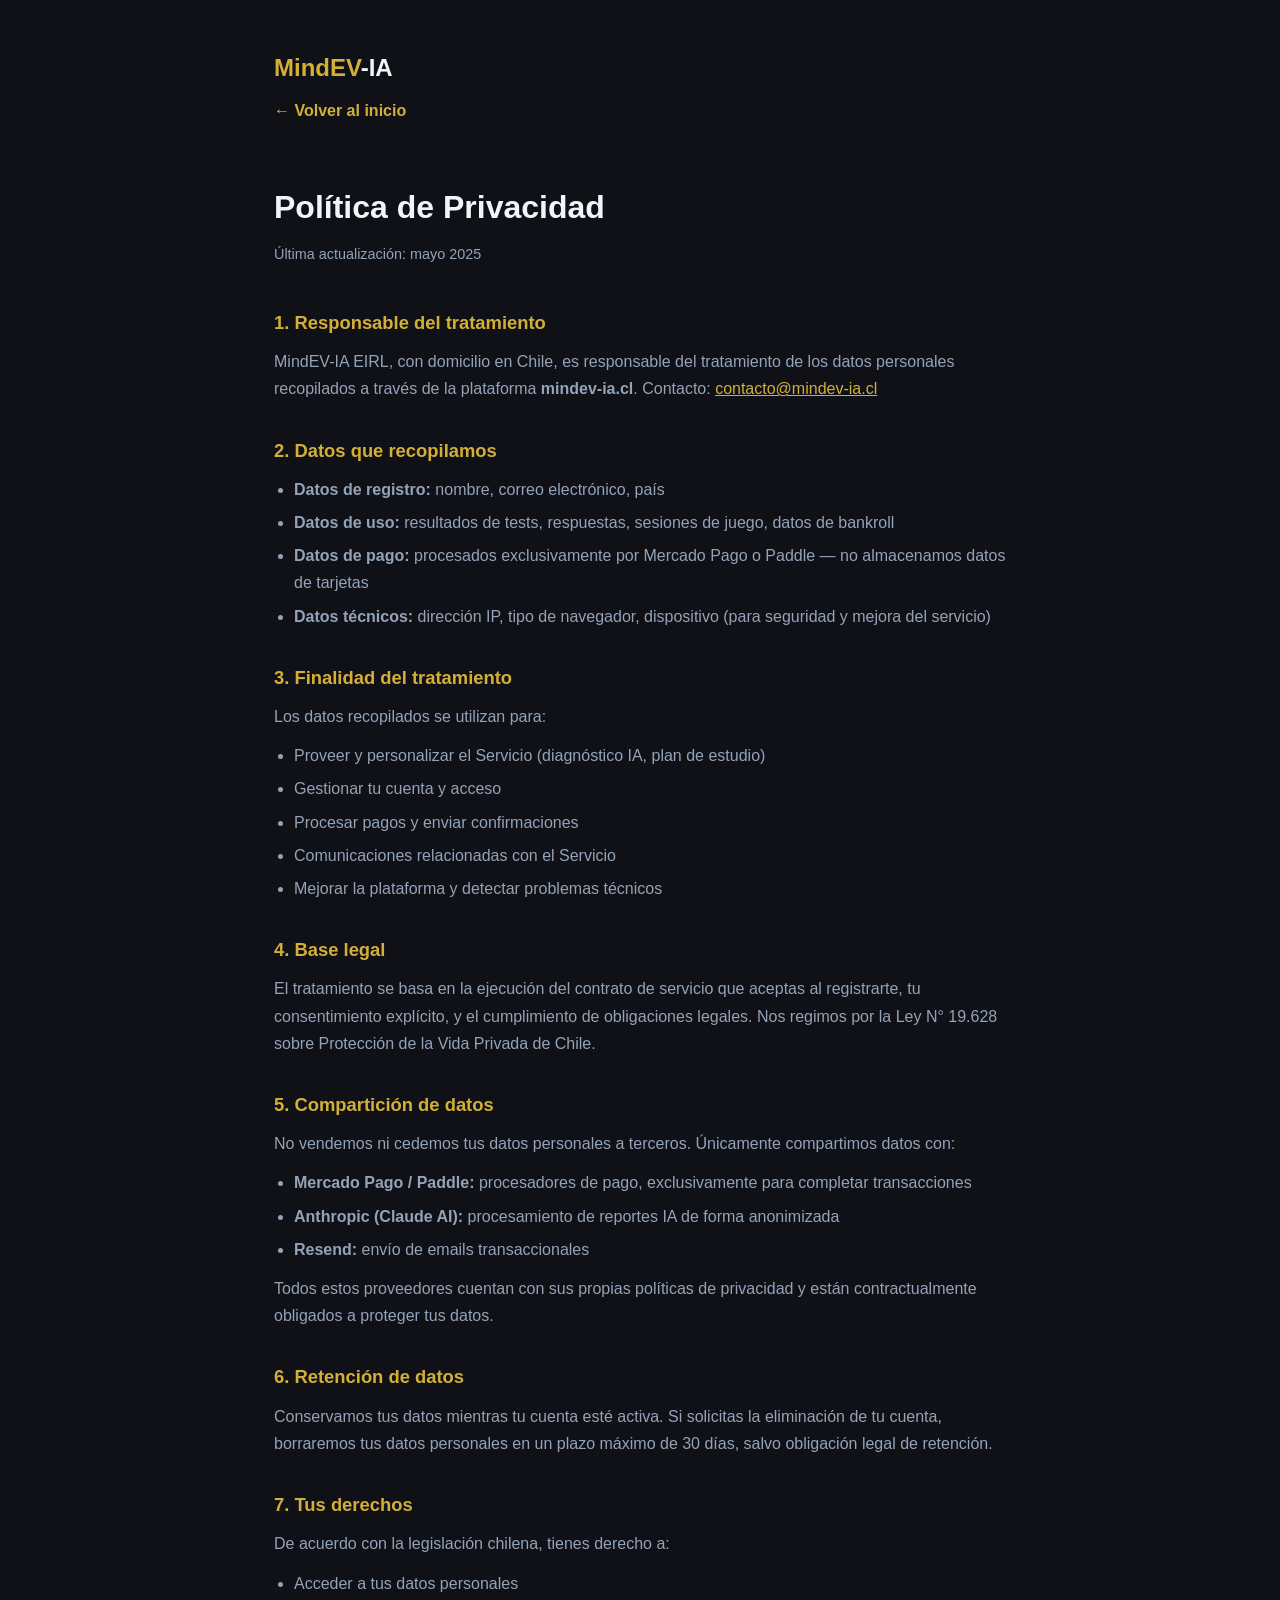
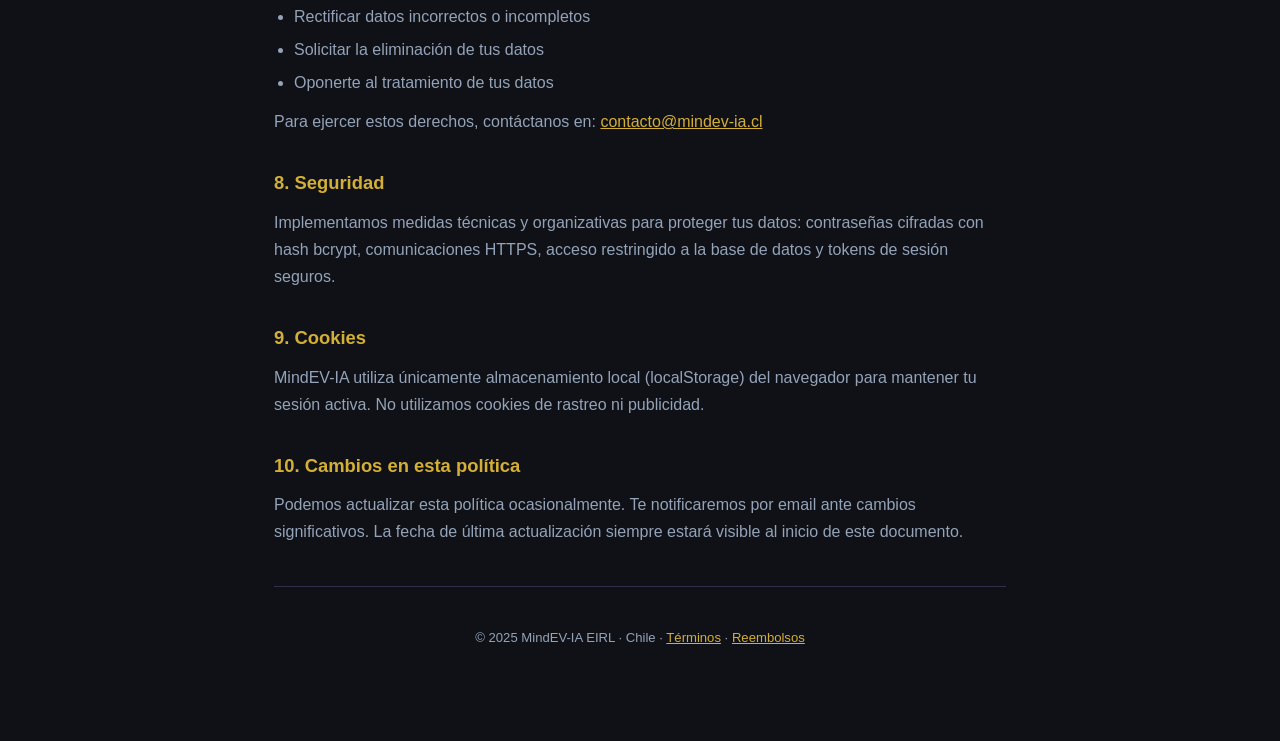
<file: frontend/privacy.html>
<!DOCTYPE html>
<html lang="es">
<head>
  <meta charset="UTF-8" />
  <meta name="viewport" content="width=device-width, initial-scale=1.0" />
  <title>Política de Privacidad – MindEV-IA</title>
  <style>
    :root { --bg:#0f1117; --card:#1a1d27; --accent:#d4af37; --text1:#f1f5f9; --text2:#94a3b8; --border:#2d3149; }
    * { box-sizing:border-box; margin:0; padding:0; }
    body { background:var(--bg); color:var(--text1); font-family:-apple-system,BlinkMacSystemFont,'Segoe UI',sans-serif; line-height:1.7; }
    .wrap { max-width:780px; margin:0 auto; padding:48px 24px 80px; }
    .logo { font-size:1.5rem; font-weight:900; color:var(--accent); margin-bottom:8px; }
    .logo span { color:var(--text1); }
    h1 { font-size:2rem; font-weight:800; margin:24px 0 8px; }
    .date { color:var(--text2); font-size:0.9rem; margin-bottom:40px; }
    h2 { font-size:1.15rem; font-weight:700; color:var(--accent); margin:32px 0 10px; }
    p { color:var(--text2); margin-bottom:12px; }
    ul { color:var(--text2); padding-left:20px; margin-bottom:12px; }
    ul li { margin-bottom:6px; }
    a { color:var(--accent); }
    hr { border:none; border-top:1px solid var(--border); margin:40px 0; }
    .back { display:inline-block; margin-bottom:32px; color:var(--accent); text-decoration:none; font-weight:600; }
    .back:hover { text-decoration:underline; }
  </style>
</head>
<body>
  <div class="wrap">
    <div class="logo">MindEV<span>-IA</span></div>
    <a href="/" class="back">← Volver al inicio</a>
    <h1>Política de Privacidad</h1>
    <p class="date">Última actualización: mayo 2025</p>

    <h2>1. Responsable del tratamiento</h2>
    <p>MindEV-IA EIRL, con domicilio en Chile, es responsable del tratamiento de los datos personales recopilados a través de la plataforma <strong>mindev-ia.cl</strong>. Contacto: <a href="mailto:contacto@mindev-ia.cl">contacto@mindev-ia.cl</a></p>

    <h2>2. Datos que recopilamos</h2>
    <ul>
      <li><strong>Datos de registro:</strong> nombre, correo electrónico, país</li>
      <li><strong>Datos de uso:</strong> resultados de tests, respuestas, sesiones de juego, datos de bankroll</li>
      <li><strong>Datos de pago:</strong> procesados exclusivamente por Mercado Pago o Paddle — no almacenamos datos de tarjetas</li>
      <li><strong>Datos técnicos:</strong> dirección IP, tipo de navegador, dispositivo (para seguridad y mejora del servicio)</li>
    </ul>

    <h2>3. Finalidad del tratamiento</h2>
    <p>Los datos recopilados se utilizan para:</p>
    <ul>
      <li>Proveer y personalizar el Servicio (diagnóstico IA, plan de estudio)</li>
      <li>Gestionar tu cuenta y acceso</li>
      <li>Procesar pagos y enviar confirmaciones</li>
      <li>Comunicaciones relacionadas con el Servicio</li>
      <li>Mejorar la plataforma y detectar problemas técnicos</li>
    </ul>

    <h2>4. Base legal</h2>
    <p>El tratamiento se basa en la ejecución del contrato de servicio que aceptas al registrarte, tu consentimiento explícito, y el cumplimiento de obligaciones legales. Nos regimos por la Ley N° 19.628 sobre Protección de la Vida Privada de Chile.</p>

    <h2>5. Compartición de datos</h2>
    <p>No vendemos ni cedemos tus datos personales a terceros. Únicamente compartimos datos con:</p>
    <ul>
      <li><strong>Mercado Pago / Paddle:</strong> procesadores de pago, exclusivamente para completar transacciones</li>
      <li><strong>Anthropic (Claude AI):</strong> procesamiento de reportes IA de forma anonimizada</li>
      <li><strong>Resend:</strong> envío de emails transaccionales</li>
    </ul>
    <p>Todos estos proveedores cuentan con sus propias políticas de privacidad y están contractualmente obligados a proteger tus datos.</p>

    <h2>6. Retención de datos</h2>
    <p>Conservamos tus datos mientras tu cuenta esté activa. Si solicitas la eliminación de tu cuenta, borraremos tus datos personales en un plazo máximo de 30 días, salvo obligación legal de retención.</p>

    <h2>7. Tus derechos</h2>
    <p>De acuerdo con la legislación chilena, tienes derecho a:</p>
    <ul>
      <li>Acceder a tus datos personales</li>
      <li>Rectificar datos incorrectos o incompletos</li>
      <li>Solicitar la eliminación de tus datos</li>
      <li>Oponerte al tratamiento de tus datos</li>
    </ul>
    <p>Para ejercer estos derechos, contáctanos en: <a href="mailto:contacto@mindev-ia.cl">contacto@mindev-ia.cl</a></p>

    <h2>8. Seguridad</h2>
    <p>Implementamos medidas técnicas y organizativas para proteger tus datos: contraseñas cifradas con hash bcrypt, comunicaciones HTTPS, acceso restringido a la base de datos y tokens de sesión seguros.</p>

    <h2>9. Cookies</h2>
    <p>MindEV-IA utiliza únicamente almacenamiento local (localStorage) del navegador para mantener tu sesión activa. No utilizamos cookies de rastreo ni publicidad.</p>

    <h2>10. Cambios en esta política</h2>
    <p>Podemos actualizar esta política ocasionalmente. Te notificaremos por email ante cambios significativos. La fecha de última actualización siempre estará visible al inicio de este documento.</p>

    <hr>
    <p style="font-size:0.82rem;color:var(--text2);text-align:center">© 2025 MindEV-IA EIRL · Chile · <a href="/terms">Términos</a> · <a href="/refund">Reembolsos</a></p>
  </div>
</body>
</html>
</file>
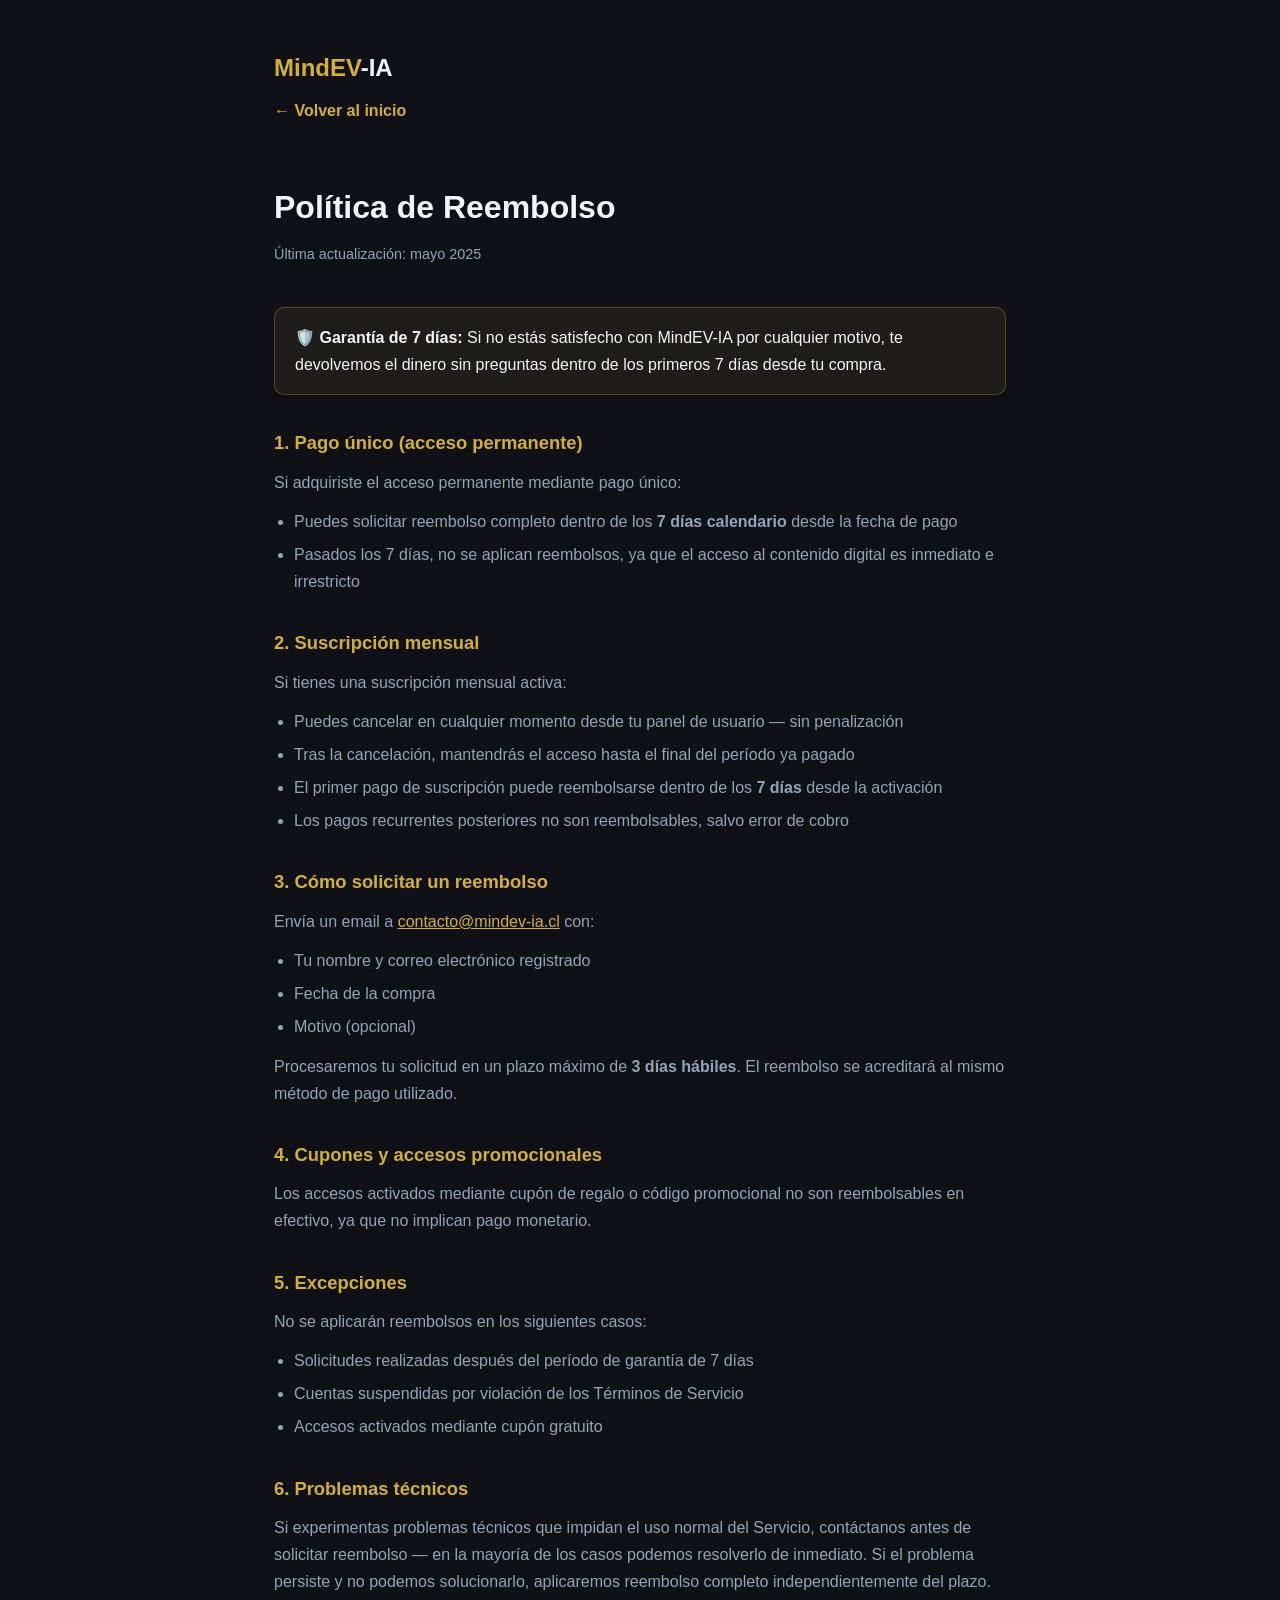
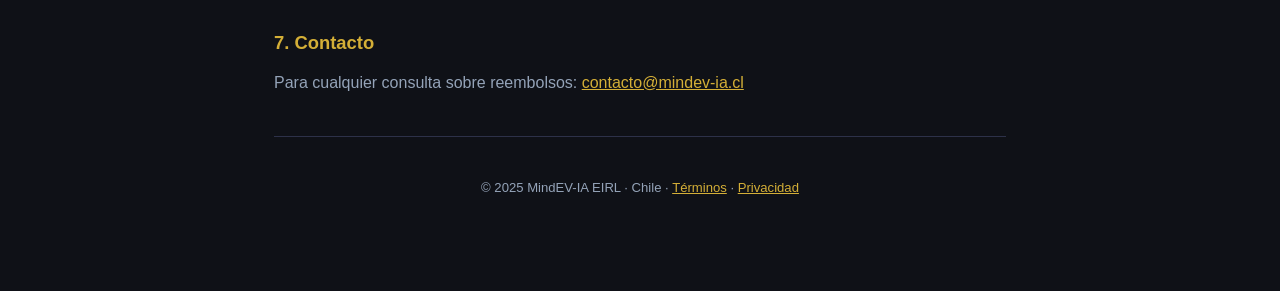
<file: frontend/refund.html>
<!DOCTYPE html>
<html lang="es">
<head>
  <meta charset="UTF-8" />
  <meta name="viewport" content="width=device-width, initial-scale=1.0" />
  <title>Política de Reembolso – MindEV-IA</title>
  <style>
    :root { --bg:#0f1117; --card:#1a1d27; --accent:#d4af37; --text1:#f1f5f9; --text2:#94a3b8; --border:#2d3149; }
    * { box-sizing:border-box; margin:0; padding:0; }
    body { background:var(--bg); color:var(--text1); font-family:-apple-system,BlinkMacSystemFont,'Segoe UI',sans-serif; line-height:1.7; }
    .wrap { max-width:780px; margin:0 auto; padding:48px 24px 80px; }
    .logo { font-size:1.5rem; font-weight:900; color:var(--accent); margin-bottom:8px; }
    .logo span { color:var(--text1); }
    h1 { font-size:2rem; font-weight:800; margin:24px 0 8px; }
    .date { color:var(--text2); font-size:0.9rem; margin-bottom:40px; }
    h2 { font-size:1.15rem; font-weight:700; color:var(--accent); margin:32px 0 10px; }
    p { color:var(--text2); margin-bottom:12px; }
    ul { color:var(--text2); padding-left:20px; margin-bottom:12px; }
    ul li { margin-bottom:6px; }
    a { color:var(--accent); }
    hr { border:none; border-top:1px solid var(--border); margin:40px 0; }
    .back { display:inline-block; margin-bottom:32px; color:var(--accent); text-decoration:none; font-weight:600; }
    .back:hover { text-decoration:underline; }
    .highlight { background:rgba(212,175,55,0.08); border:1px solid rgba(212,175,55,0.3); border-radius:10px; padding:16px 20px; margin:20px 0; }
    .highlight p { color:var(--text1); margin:0; }
  </style>
</head>
<body>
  <div class="wrap">
    <div class="logo">MindEV<span>-IA</span></div>
    <a href="/" class="back">← Volver al inicio</a>
    <h1>Política de Reembolso</h1>
    <p class="date">Última actualización: mayo 2025</p>

    <div class="highlight">
      <p>🛡️ <strong>Garantía de 7 días:</strong> Si no estás satisfecho con MindEV-IA por cualquier motivo, te devolvemos el dinero sin preguntas dentro de los primeros 7 días desde tu compra.</p>
    </div>

    <h2>1. Pago único (acceso permanente)</h2>
    <p>Si adquiriste el acceso permanente mediante pago único:</p>
    <ul>
      <li>Puedes solicitar reembolso completo dentro de los <strong>7 días calendario</strong> desde la fecha de pago</li>
      <li>Pasados los 7 días, no se aplican reembolsos, ya que el acceso al contenido digital es inmediato e irrestricto</li>
    </ul>

    <h2>2. Suscripción mensual</h2>
    <p>Si tienes una suscripción mensual activa:</p>
    <ul>
      <li>Puedes cancelar en cualquier momento desde tu panel de usuario — sin penalización</li>
      <li>Tras la cancelación, mantendrás el acceso hasta el final del período ya pagado</li>
      <li>El primer pago de suscripción puede reembolsarse dentro de los <strong>7 días</strong> desde la activación</li>
      <li>Los pagos recurrentes posteriores no son reembolsables, salvo error de cobro</li>
    </ul>

    <h2>3. Cómo solicitar un reembolso</h2>
    <p>Envía un email a <a href="mailto:contacto@mindev-ia.cl">contacto@mindev-ia.cl</a> con:</p>
    <ul>
      <li>Tu nombre y correo electrónico registrado</li>
      <li>Fecha de la compra</li>
      <li>Motivo (opcional)</li>
    </ul>
    <p>Procesaremos tu solicitud en un plazo máximo de <strong>3 días hábiles</strong>. El reembolso se acreditará al mismo método de pago utilizado.</p>

    <h2>4. Cupones y accesos promocionales</h2>
    <p>Los accesos activados mediante cupón de regalo o código promocional no son reembolsables en efectivo, ya que no implican pago monetario.</p>

    <h2>5. Excepciones</h2>
    <p>No se aplicarán reembolsos en los siguientes casos:</p>
    <ul>
      <li>Solicitudes realizadas después del período de garantía de 7 días</li>
      <li>Cuentas suspendidas por violación de los Términos de Servicio</li>
      <li>Accesos activados mediante cupón gratuito</li>
    </ul>

    <h2>6. Problemas técnicos</h2>
    <p>Si experimentas problemas técnicos que impidan el uso normal del Servicio, contáctanos antes de solicitar reembolso — en la mayoría de los casos podemos resolverlo de inmediato. Si el problema persiste y no podemos solucionarlo, aplicaremos reembolso completo independientemente del plazo.</p>

    <h2>7. Contacto</h2>
    <p>Para cualquier consulta sobre reembolsos: <a href="mailto:contacto@mindev-ia.cl">contacto@mindev-ia.cl</a></p>

    <hr>
    <p style="font-size:0.82rem;color:var(--text2);text-align:center">© 2025 MindEV-IA EIRL · Chile · <a href="/terms">Términos</a> · <a href="/privacy">Privacidad</a></p>
  </div>
</body>
</html>
</file>
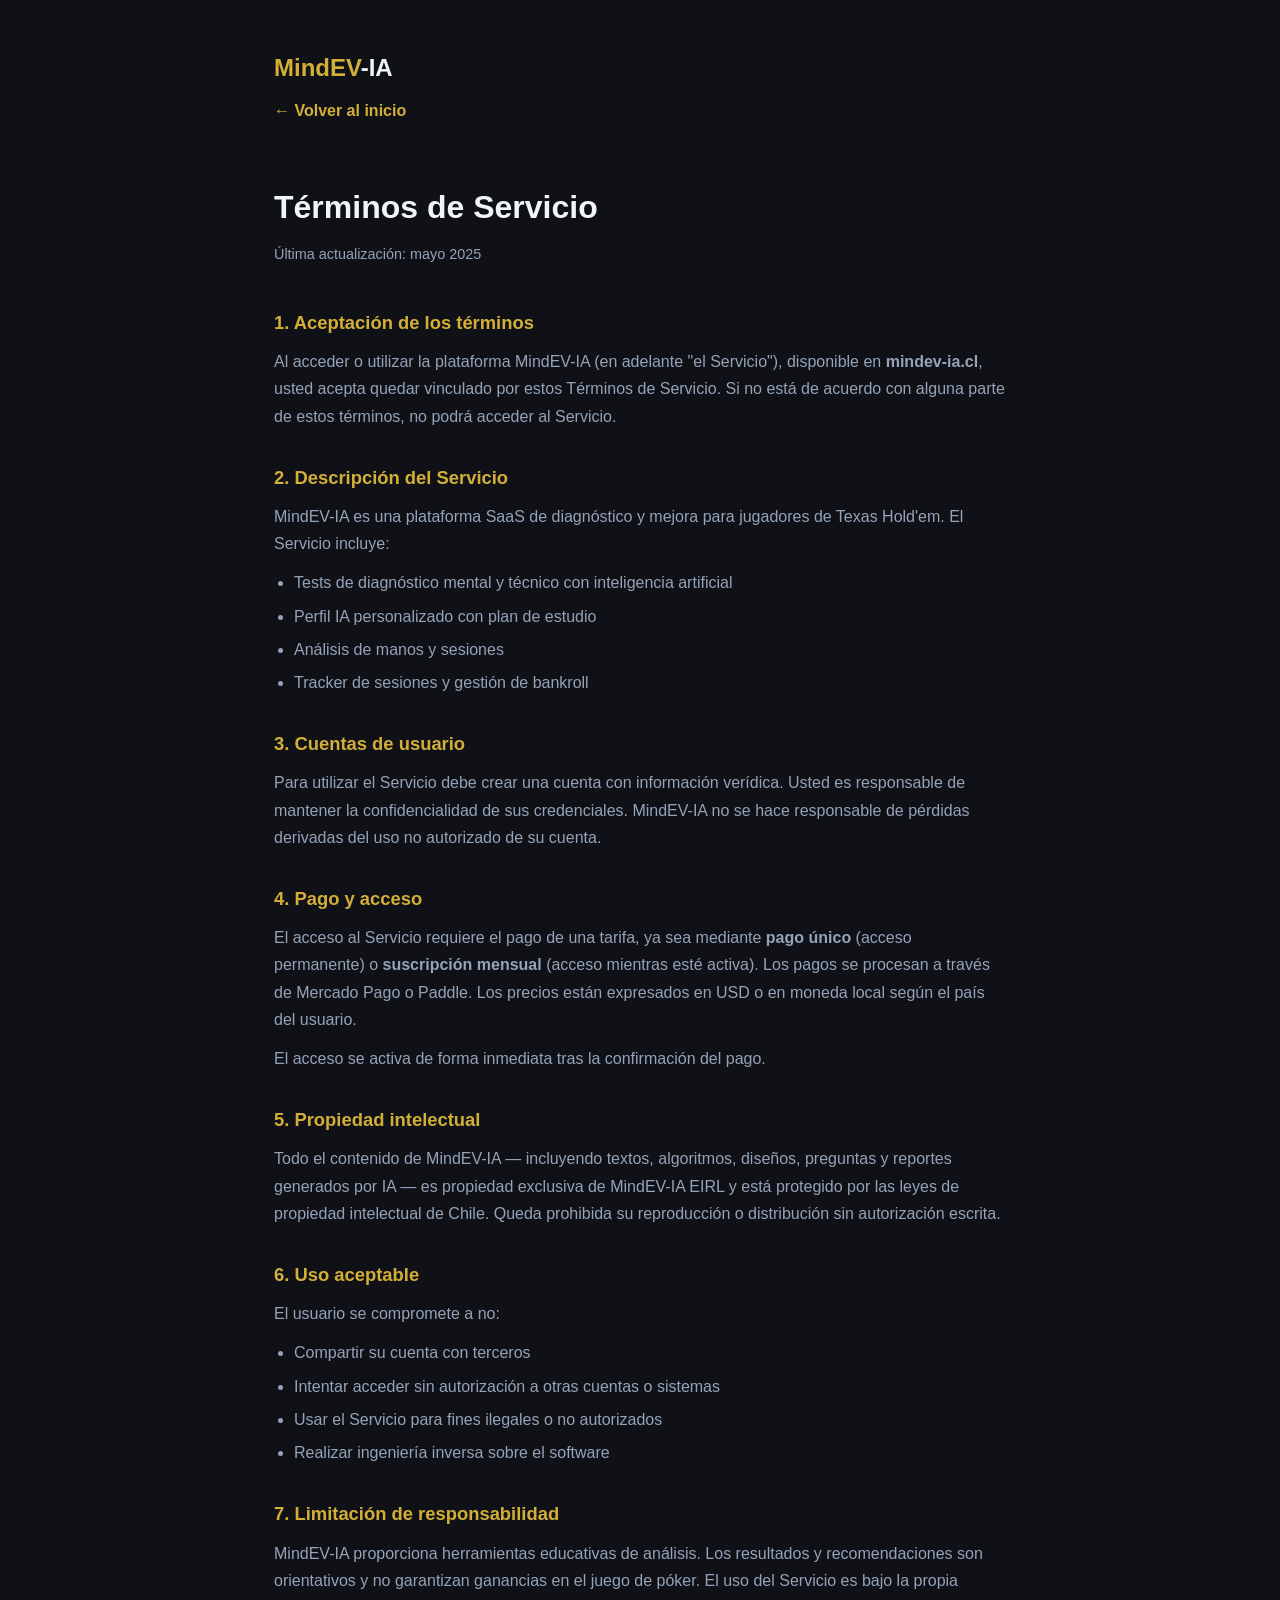
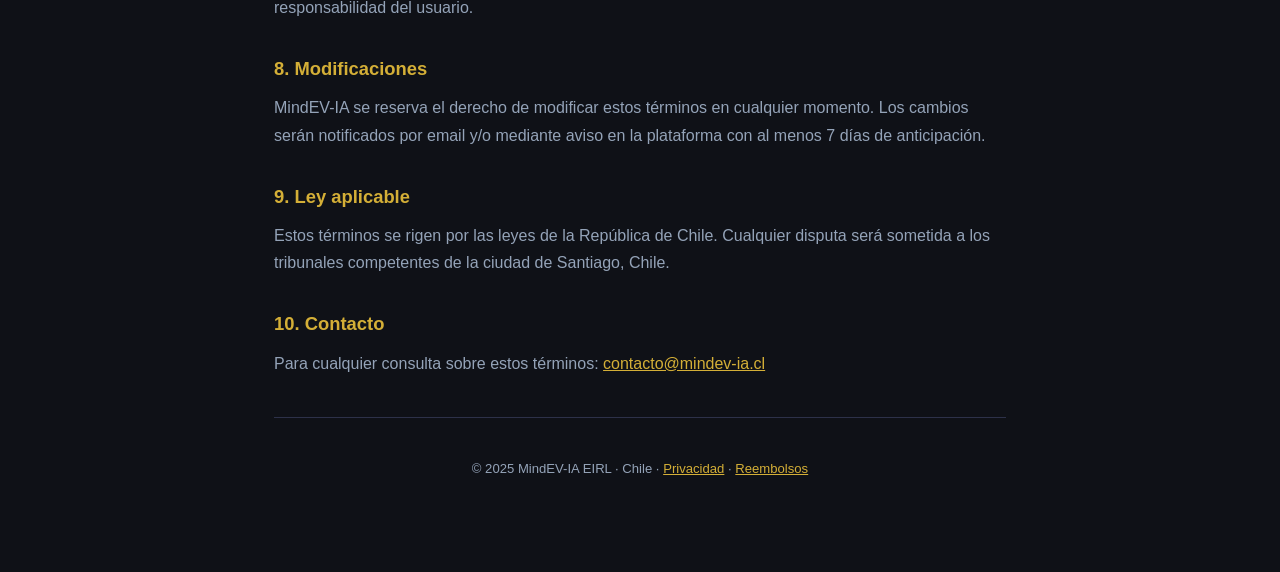
<file: frontend/terms.html>
<!DOCTYPE html>
<html lang="es">
<head>
  <meta charset="UTF-8" />
  <meta name="viewport" content="width=device-width, initial-scale=1.0" />
  <title>Términos de Servicio – MindEV-IA</title>
  <style>
    :root { --bg:#0f1117; --card:#1a1d27; --accent:#d4af37; --text1:#f1f5f9; --text2:#94a3b8; --border:#2d3149; }
    * { box-sizing:border-box; margin:0; padding:0; }
    body { background:var(--bg); color:var(--text1); font-family:-apple-system,BlinkMacSystemFont,'Segoe UI',sans-serif; line-height:1.7; }
    .wrap { max-width:780px; margin:0 auto; padding:48px 24px 80px; }
    .logo { font-size:1.5rem; font-weight:900; color:var(--accent); margin-bottom:8px; }
    .logo span { color:var(--text1); }
    h1 { font-size:2rem; font-weight:800; margin:24px 0 8px; }
    .date { color:var(--text2); font-size:0.9rem; margin-bottom:40px; }
    h2 { font-size:1.15rem; font-weight:700; color:var(--accent); margin:32px 0 10px; }
    p { color:var(--text2); margin-bottom:12px; }
    ul { color:var(--text2); padding-left:20px; margin-bottom:12px; }
    ul li { margin-bottom:6px; }
    a { color:var(--accent); }
    hr { border:none; border-top:1px solid var(--border); margin:40px 0; }
    .back { display:inline-block; margin-bottom:32px; color:var(--accent); text-decoration:none; font-weight:600; }
    .back:hover { text-decoration:underline; }
  </style>
</head>
<body>
  <div class="wrap">
    <div class="logo">MindEV<span>-IA</span></div>
    <a href="/" class="back">← Volver al inicio</a>
    <h1>Términos de Servicio</h1>
    <p class="date">Última actualización: mayo 2025</p>

    <h2>1. Aceptación de los términos</h2>
    <p>Al acceder o utilizar la plataforma MindEV-IA (en adelante "el Servicio"), disponible en <strong>mindev-ia.cl</strong>, usted acepta quedar vinculado por estos Términos de Servicio. Si no está de acuerdo con alguna parte de estos términos, no podrá acceder al Servicio.</p>

    <h2>2. Descripción del Servicio</h2>
    <p>MindEV-IA es una plataforma SaaS de diagnóstico y mejora para jugadores de Texas Hold'em. El Servicio incluye:</p>
    <ul>
      <li>Tests de diagnóstico mental y técnico con inteligencia artificial</li>
      <li>Perfil IA personalizado con plan de estudio</li>
      <li>Análisis de manos y sesiones</li>
      <li>Tracker de sesiones y gestión de bankroll</li>
    </ul>

    <h2>3. Cuentas de usuario</h2>
    <p>Para utilizar el Servicio debe crear una cuenta con información verídica. Usted es responsable de mantener la confidencialidad de sus credenciales. MindEV-IA no se hace responsable de pérdidas derivadas del uso no autorizado de su cuenta.</p>

    <h2>4. Pago y acceso</h2>
    <p>El acceso al Servicio requiere el pago de una tarifa, ya sea mediante <strong>pago único</strong> (acceso permanente) o <strong>suscripción mensual</strong> (acceso mientras esté activa). Los pagos se procesan a través de Mercado Pago o Paddle. Los precios están expresados en USD o en moneda local según el país del usuario.</p>
    <p>El acceso se activa de forma inmediata tras la confirmación del pago.</p>

    <h2>5. Propiedad intelectual</h2>
    <p>Todo el contenido de MindEV-IA — incluyendo textos, algoritmos, diseños, preguntas y reportes generados por IA — es propiedad exclusiva de MindEV-IA EIRL y está protegido por las leyes de propiedad intelectual de Chile. Queda prohibida su reproducción o distribución sin autorización escrita.</p>

    <h2>6. Uso aceptable</h2>
    <p>El usuario se compromete a no:</p>
    <ul>
      <li>Compartir su cuenta con terceros</li>
      <li>Intentar acceder sin autorización a otras cuentas o sistemas</li>
      <li>Usar el Servicio para fines ilegales o no autorizados</li>
      <li>Realizar ingeniería inversa sobre el software</li>
    </ul>

    <h2>7. Limitación de responsabilidad</h2>
    <p>MindEV-IA proporciona herramientas educativas de análisis. Los resultados y recomendaciones son orientativos y no garantizan ganancias en el juego de póker. El uso del Servicio es bajo la propia responsabilidad del usuario.</p>

    <h2>8. Modificaciones</h2>
    <p>MindEV-IA se reserva el derecho de modificar estos términos en cualquier momento. Los cambios serán notificados por email y/o mediante aviso en la plataforma con al menos 7 días de anticipación.</p>

    <h2>9. Ley aplicable</h2>
    <p>Estos términos se rigen por las leyes de la República de Chile. Cualquier disputa será sometida a los tribunales competentes de la ciudad de Santiago, Chile.</p>

    <h2>10. Contacto</h2>
    <p>Para cualquier consulta sobre estos términos: <a href="mailto:contacto@mindev-ia.cl">contacto@mindev-ia.cl</a></p>

    <hr>
    <p style="font-size:0.82rem;color:var(--text2);text-align:center">© 2025 MindEV-IA EIRL · Chile · <a href="/privacy">Privacidad</a> · <a href="/refund">Reembolsos</a></p>
  </div>
</body>
</html>
</file>
